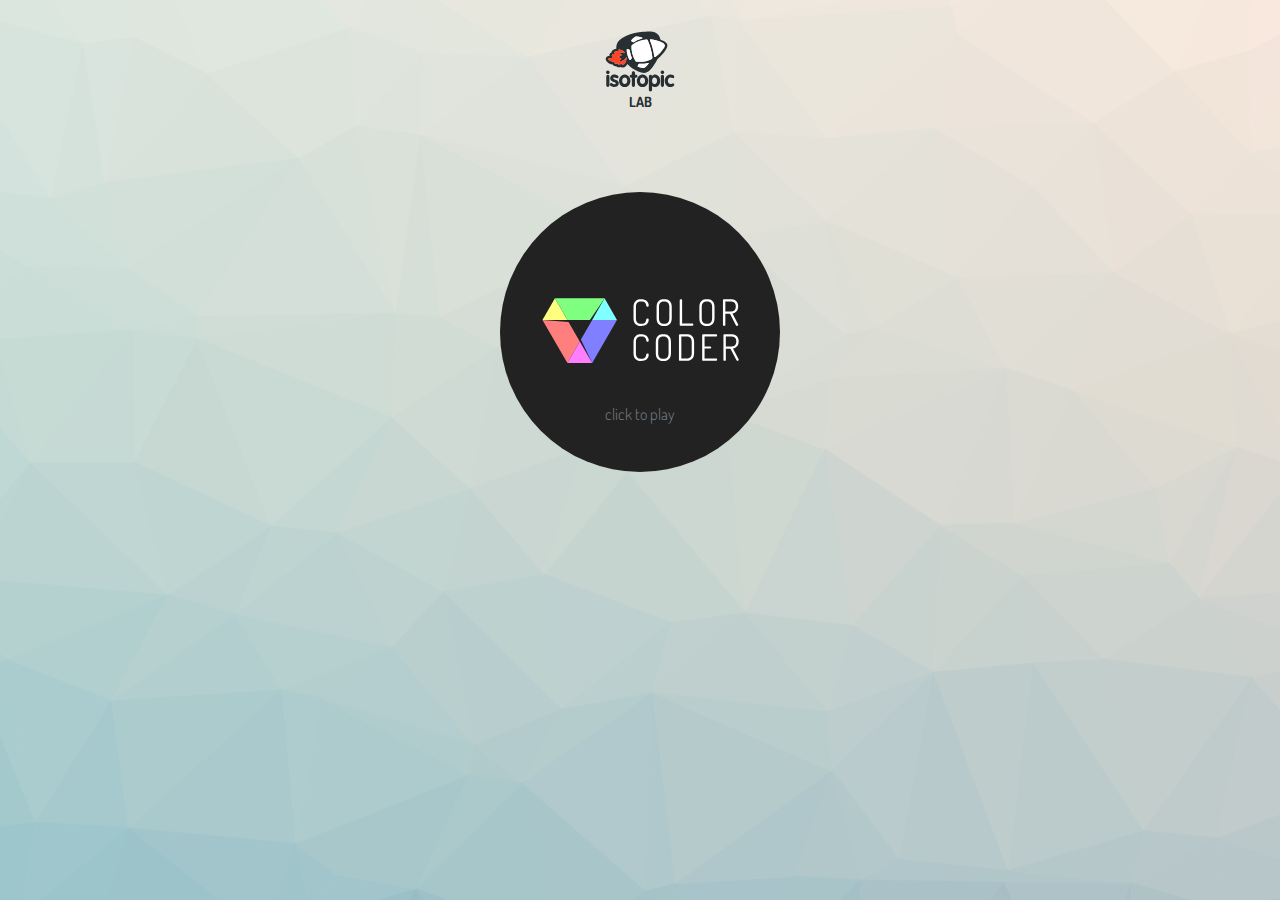
<file: index.html>
<!doctype html>
<html>
    <head>
        <meta charset="utf-8">
        <meta http-equiv="X-UA-Compatible" content="IE=edge,chrome=1">
        <title>Isotopic Lab</title>
        <meta name="description" content="">
        <meta name="viewport" content="width=device-width, initial-scale=1">
        <link rel="stylesheet" href="//maxcdn.bootstrapcdn.com/bootstrap/3.3.4/css/bootstrap.min.css">
        <link href="//fonts.googleapis.com/css?family=Dosis:300,400,500,700,600,800" rel="stylesheet" type="text/css">
        <link rel="stylesheet" href="style.css">
    </head>


    <body class="low-poly">


      <div class="container-fluid">



        <div class="row">
          <div class="text-center top30"> 
            <img src="img/logo.svg" class="home-logo img-responsive" alt="Isotopic"><br><b>LAB</b>
          </div>
        </div>
   

        <div class="row text-center">
          <div class="text-center top80"> 
              <a href="https://isotopic.github.io/color-coder/"  class="ball">
                <img src="img/colorcoder.svg" alt="Color Coder">
                <p>click to play</p>
              </a>

          </div>
        </div>



      </div>




    <script src="//ajax.googleapis.com/ajax/libs/jquery/1.11.2/jquery.min.js"></script>
    <script src="//maxcdn.bootstrapcdn.com/bootstrap/3.3.4/js/bootstrap.min.js"></script>
    </body>
</html>
</file>
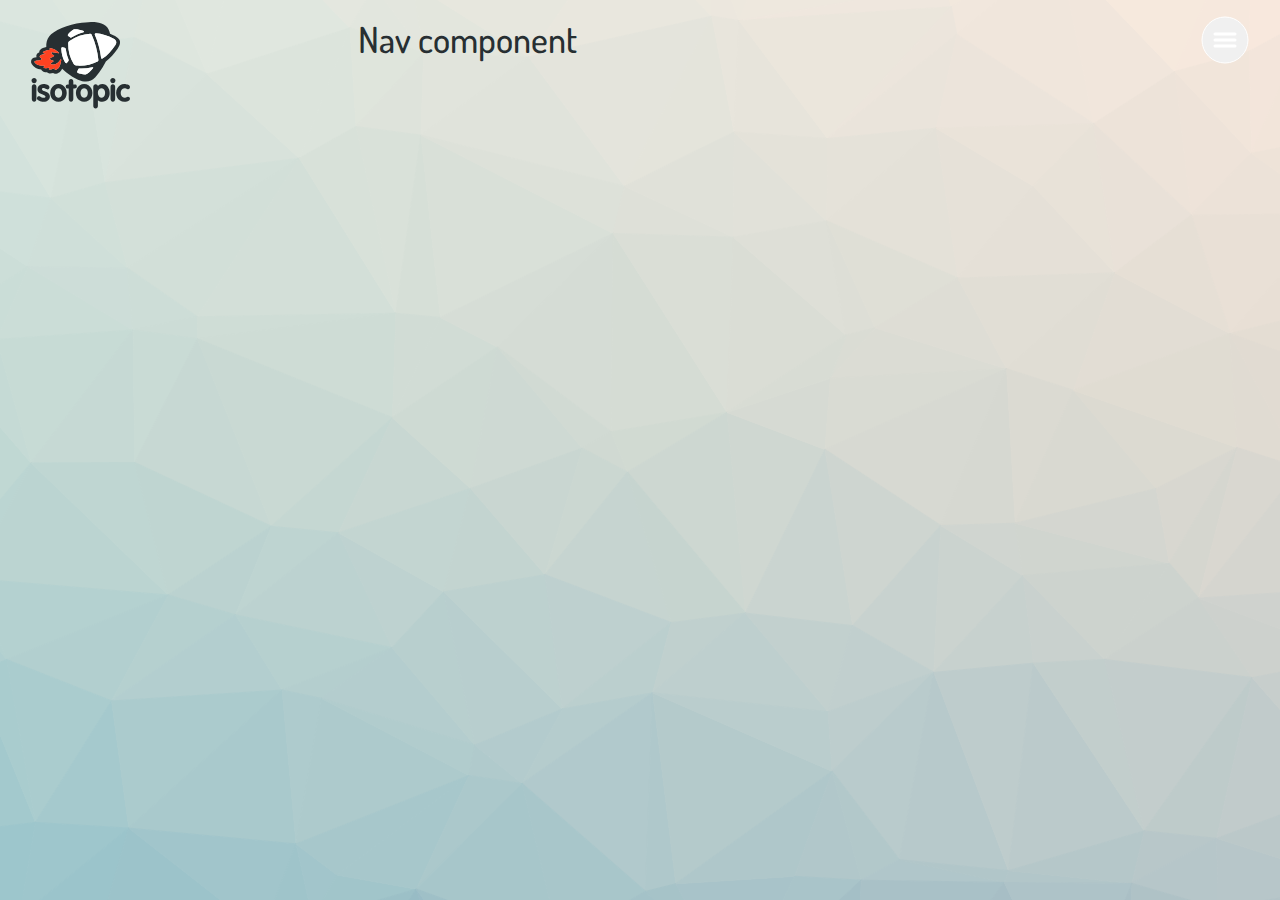
<file: nav/index.html>
<!DOCTYPE html>
<html lang="en">

<head>

        <meta charset="utf-8">
        <meta http-equiv="X-UA-Compatible" content="IE=edge,chrome=1">
        <title>Nav component | Isotopic playground</title>
        <meta name="description" content="">
        <meta name="viewport" content="width=device-width, initial-scale=1">
        <link rel="stylesheet" href="//maxcdn.bootstrapcdn.com/bootstrap/3.3.4/css/bootstrap.min.css">
        <link href="http://fonts.googleapis.com/css?family=Dosis:300,400,500,700,600,800" rel="stylesheet" type="text/css">
        <link rel="stylesheet" href="../style.css">
        <style>
        #nav-switch{
          position: absolute;
          top:15px;
          right:30px;
          z-index:1000;
          cursor: pointer;
        }
        </style>
</head>


<body class="low-poly">





<!-- nav menu -->
<svg id="nav-switch" width="50" height="50" 
xmlns="http://www.w3.org/2000/svg" 
xmlns:xlink="http://www.w3.org/1999/xlink">
  <circle cx="25" cy="25" r="23" stroke-width="1" stroke="#fff" fill="#f0f0f0"/>
  <line x1="15" x2="35"  y1="19" y2="19" stroke-width="3" stroke="#fff" stroke-linecap="round"/>
  <line x1="15" x2="35"  y1="25" y2="25" stroke-width="3" stroke="#fff" stroke-linecap="round"/>
  <line x1="15" x2="35"  y1="31" y2="31" stroke-width="3" stroke="#fff" stroke-linecap="round"/>
</svg>
<!-- nav menu -->







<div class="container-fluid">


  <!-- left pannel -->
	<div class="col-sm-3 left-pannel">
		<h1><a href="../"><img src="../logo.svg" alt="Isotopic logo" class='logo'></a></h1>
	</div>




  <!-- right pannel -->
  <div class="col-sm-9 white-bg right-pannel">



    <div class="col-xs-12">
      <H1>Nav component</H1>
    </div>



    <div class="col-sm-6"></div>
    <div class="col-sm-6"></div>



  </div>



</div><!-- container-fluid -->
<!--
    <script src="//ajax.googleapis.com/ajax/libs/jquery/1.11.2/jquery.min.js"></script>
    <script src="//maxcdn.bootstrapcdn.com/bootstrap/3.3.4/js/bootstrap.min.js"></script>-->

  </body>
</html>
</file>
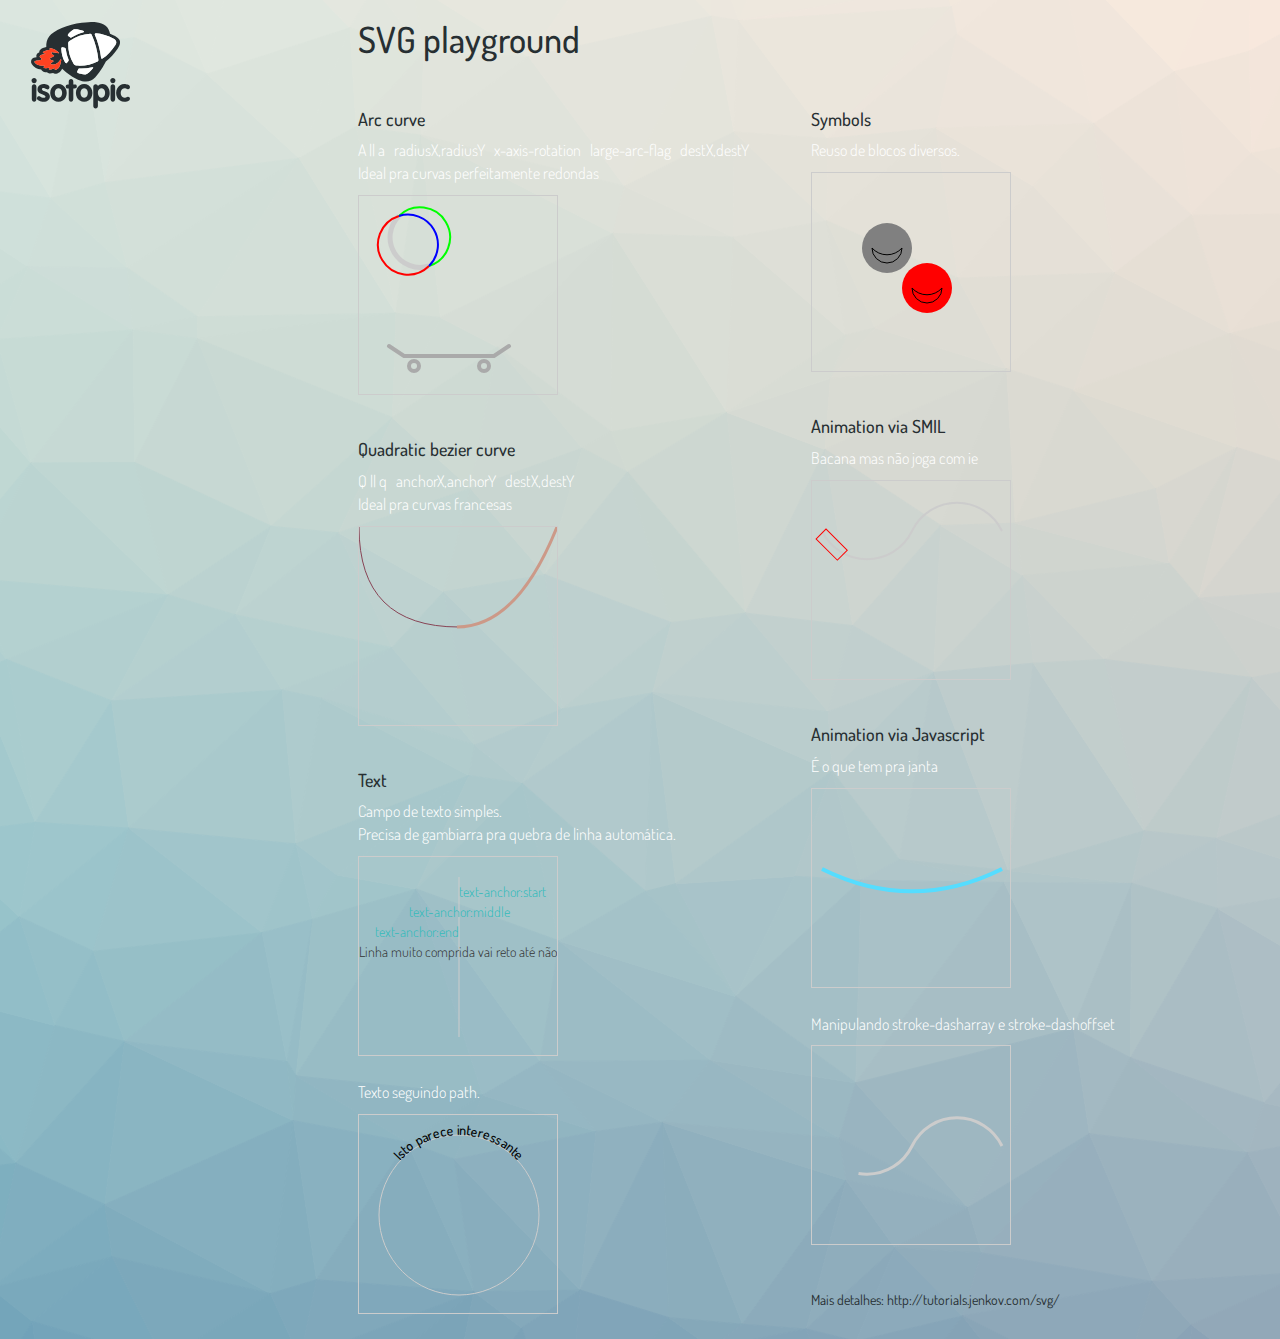
<file: svg/index.html>
<!DOCTYPE html>
<html lang="en">

<head>

        <meta charset="utf-8">
        <meta http-equiv="X-UA-Compatible" content="IE=edge,chrome=1">
        <title>SVG | Isotopic playground</title>
        <meta name="description" content="">
        <meta name="viewport" content="width=device-width, initial-scale=1">
        <link rel="stylesheet" href="//maxcdn.bootstrapcdn.com/bootstrap/3.3.4/css/bootstrap.min.css">
        <link href="http://fonts.googleapis.com/css?family=Dosis:300,400,500,700,600,800" rel="stylesheet" type="text/css">
        <link rel="stylesheet" href="../style.css">
</head>


<body class="low-poly">




<div class="container-fluid">


  <!-- left pannel -->
	<div class="col-sm-3 left-pannel">
		<h1><a href="../"><img src="../logo.svg" alt="Isotopic logo" class='logo'></a></h1>
	</div>




  <!-- right pannel -->
  <div class="col-sm-9 white-bg right-pannel">



    <div class="col-xs-12">
      <H1>SVG playground</H1>
    </div>



    <div class="col-sm-6">

    <!-- 
    ARC PARAMS

    Aa
    rX,rY
    x-axis-rotation - quase sempre zero
    large-arc-flag - mostra maior caminho possivel
    dX,dY
    -->
    <h4>Arc curve</h4>
    <p>A || a &nbsp; radiusX,radiusY &nbsp; x-axis-rotation &nbsp; large-arc-flag &nbsp; destX,destY <br/> Ideal pra curvas perfeitamente redondas</p>


    <svg xmlns="http://www.w3.org/2000/svg"    width="200" height="200" style="border:1px solid #ccc; font-weight:500"
        xmlns:xlink="http://www.w3.org/1999/xlink">  
    	<path d="M40,20  A30,30 0 0,0 70,70" style="stroke: #ccc; stroke-width:5; fill:none;"/>
    	<path d="M40,20  A30,30 0 1,0 70,70" style="stroke: #ff0000; stroke-width:2; fill:none;"/>
    	<path d="M40,20  A30,30 0 1,1 70,70" style="stroke: #00ff00; stroke-width:2; fill:none;"/>
    	<path d="M40,20  A30,30 0 0,1 70,70" style="stroke: #0000ff; stroke-width:2; fill:none;"/>


       <path stroke-linecap="round" style="stroke:#aaa; stroke-width:4; fill: none;" 
        d="
        M30,150 l15,10 l90,0 l15,-10      

      m-100,20 
        a5,5  0 0,1 5,-5 
        a5,5  0 0,1 5,5 
        a5,5  0 0,1 -5,5
        a5,5  0 0,1 -5,-5

      m70,0 
        a5,5  0 0,1 5,-5 
        a5,5  0 0,1 5,5 
        a5,5  0 0,1 -5,5
        a5,5  0 0,1 -5,-5"/> 


    </svg>





    <!-- 

    -->
    <h4>Quadratic bezier curve</h4>
    <p>Q || q &nbsp; anchorX,anchorY &nbsp; destX,destY <br> Ideal pra curvas francesas</p>

    <svg xmlns="http://www.w3.org/2000/svg"  width="200" height="200" style="border:1px solid #ccc"
        xmlns:xlink="http://www.w3.org/1999/xlink">  

    		<!-- Q upper: posição no svg global -->
    		<path d="M0,0 Q0,100 100,100" style="stroke: #884455; fill:none;"/> 

    		<!-- q lowercase: relativa ao ultimo ponto -->
    		<path d="M198,0 q-40,100 -100,100" style="stroke-width:3; stroke: #cc9988; fill:none;"/> 

    </svg>






    <h4>Text</h4>
    <p>Campo de texto simples.<br>Precisa de gambiarra pra quebra de linha automática.</p>

    <svg xmlns="http://www.w3.org/2000/svg"   width="200" height="200" style="border:1px solid #ccc; font-weight:300"
         xmlns:xlink="http://www.w3.org/1999/xlink">

        <path d="M100,20  l0,160"  style="stroke: #ccc; stroke-width:1"/>

        <text x="100" y="40" style="fill: #33bbbb; text-anchor: start">text-anchor:start</text>
        <text x="100" y="60" style="fill: #33bbbb; text-anchor: middle">text-anchor:middle</text>
        <text x="100" y="80" style="fill: #33bbbb; text-anchor: end">text-anchor:end</text>

        <text x="0" y="100" style="fill: #333333; width:150px">Linha muito comprida vai reto até não dar mais</text>

    </svg>


    <Br><br>

    <p>Texto seguindo path.</p>

    <svg xmlns="http://www.w3.org/2000/svg"   width="200" height="200" style="border:1px solid #ccc; font-weight:500"
         xmlns:xlink="http://www.w3.org/1999/xlink">

    	<defs>
         <path  id="goldenpath"  style="fill:none; stroke: #ccc; stroke-width:1" d="
         M100,180  a80,80 0 0,1 -80, -80
                   a80,80 0 0,1  80, -80
                   a80,80 0 0,1  80,  80
                   a80,80 0 0,1  -80, 80
         "/>
    	</defs>

    	<!-- Printando a def apenas pra mostrar a linha utilizada -->
    	<use xlink:href="#goldenpath" />

    	<text  style="fill: #000000; text-anchor:middle"><!-- parametros <text x='' y=''> bugam ie9. Usar apenas o do path -->
    	    <textPath xlink:href="#goldenpath" startOffset="50%" >Isto parece interessante</textPath>
    	</text>  


    </svg>

    <Br>
    <Br>
  </div>













  <div class="col-sm-6">


    <h4>Symbols</h4>
    <p>Reuso de blocos diversos.</p>

    <svg xmlns="http://www.w3.org/2000/svg"  width="200" height="200" style="border:1px solid #ccc; font-weight:500"
        xmlns:xlink="http://www.w3.org/1999/xlink">

        <symbol id="bolinha">
        	<g>
    	        <circle cx="25" cy="25" r="25"  style="border:1px solid black"/>
    	        <path d="M10,25 a20,20 0 0,0 30,0  a10,10 0 0,1 -30,0" style="stroke: #000; fill:none;"/> 
    	    </g>
        </symbol>

        <use xlink:href="#bolinha" x="50" y="50" style="fill:gray" />
        <use xlink:href="#bolinha" x="90" y="90" style="fill:red"/>


    </svg>







    <h4>Animation via SMIL</h4>
    <p>Bacana mas não joga com ie</p>

    <svg xmlns="http://www.w3.org/2000/svg"  width="200" height="200" style="border:1px solid #ccc; font-weight:500"
        xmlns:xlink="http://www.w3.org/1999/xlink">



    		<Path  d="M10,50 a50,50 0 0,0 90,0 a50,50 0 0,1 90,0" style="stroke:#ccc;fill:none;stroke-width:2"/>

        <rect x="-15" y="-7" width="30" height="14"
            style="stroke: #ff0000; fill: none;">
          <animateMotion
                  path="M10,50 a50,50 0 0,0 90,0 a50,50 0 0,1 90,0"
                  begin="0s" dur="10s" repeatCount="indefinite"
                  rotate="auto"
                  />
      </rect>


    </svg>



    <h4>Animation via Javascript</h4>
    <p>É o que tem pra janta</p>

    <svg xmlns="http://www.w3.org/2000/svg"  width="200" height="200" style="border:1px solid #ccc; font-weight:500"
        xmlns:xlink="http://www.w3.org/1999/xlink">

    		<Path  id="corda" d="M80,50 Q100,200 190,80" style="stroke:#55ddff;fill:none;stroke-width:4"/>

     
    </svg>


        <Br><br>




  <p>Manipulando stroke-dasharray e stroke-dashoffset</p>
    <svg xmlns="http://www.w3.org/2000/svg"  width="200" height="200" style="border:1px solid #ccc; font-weight:500"
        xmlns:xlink="http://www.w3.org/1999/xlink">
        <Path  id="desenho" d="M10,100 a50,50 0 0,0 90,0 a50,50 0 0,1 90,0" style="stroke:#ccc;fill:none;stroke-width:3"/>
    </svg>





    <script type="text/javascript">

    var counter = 0;

    var corda = document.getElementById("corda");
    var anchorX = 0;
    var anchorY = 0;

    var desenho = document.getElementById("desenho");
    var desenho_size = desenho.getTotalLength();

    desenho.setAttribute('stroke-dasharray', desenho_size + ' ' + desenho_size);
    desenho.setAttribute('stroke-dashoffset', 0);


    console.log(desenho_size);

    var repeat = function(){

      counter+=0.06;

      //Corda
      anchorX = 100;
      anchorY = 150 + (120*Math.cos(counter));
      corda.setAttribute('d','M10,80 Q'+anchorX+','+anchorY+' 190,80');

      //Desenho
      desenho.setAttribute('stroke-dashoffset', Math.cos(counter)*desenho_size);


      if(counter>=2*Math.PI){
        counter = 0;
      }
    }


    setInterval(repeat, 10);



    </script>

    <Br><Br><Br>

    Mais detalhes: <a href="http://tutorials.jenkov.com/svg/">http://tutorials.jenkov.com/svg/</a>

    <Br>
    <Br>
  </div>




</div>



</div><!-- container-fluid -->


  </body>
</html>
</file>
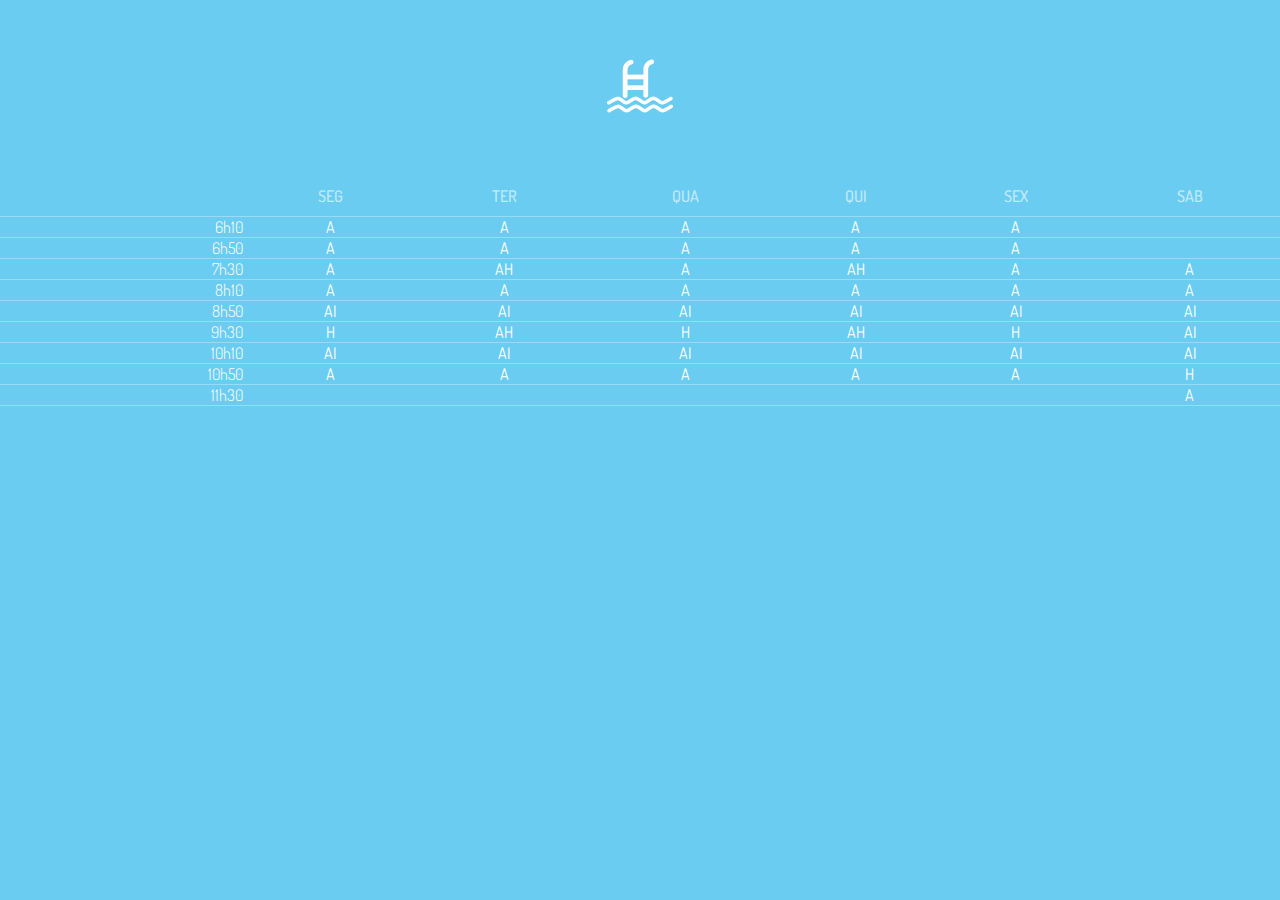
<file: x/swimming.html>
<!DOCTYPE html PUBLIC "-//W3C//DTD XHTML 1.0 Transitional//EN" "http://www.w3.org/TR/xhtml1/DTD/xhtml1-transitional.dtd">
<html xmlns="http://www.w3.org/1999/xhtml">
<head>
<meta charset="utf-8">
  <title>Swimming</title>
  <link href="http://fonts.googleapis.com/css?family=Dosis:300,400,500" rel="stylesheet" type="text/css">
  <meta name="description" content="Guess the hex">
  <meta name="viewport" content="width=device-width, initial-scale=1, maximum-scale=1, user-scalable=no">
  <meta name="apple-mobile-web-app-capable" content="yes">
  <meta name="apple-mobile-web-app-status-bar-style" content="black-translucent">
  <link rel="apple-touch-icon" sizes="192x192" href="icon192.png">
  <link rel="icon" sizes="192x192" href="icon192.png">
<style>
body{
  background-color:#6accf1;
  color:#fff;
	font-family:Arial, Helvetica, sans-serif;
  font-family: "Dosis";
  text-align: center;
  margin:0;
  padding:0;
}
img{
  width:96px;
  margin:40px 20px;
  height:auto;
  display:inline-block;
}
td{
	border-bottom:1px solid rgba(255,255,255,0.3);	
}

table{
  width:100%;
}
strong{
  font-weight: 500;
  opacity: 0.6;
}
tr td{

}
tr td:first-child{
  font-weight: 300;
}
</style>
</head>

<body>



<img src="icon192.png">


<table border="0" align="center" cellpadding="0" cellspacing="0">
  <tr>
    <td height="40" align="left" valign="middle">&nbsp;</td>
    <td align="center" valign="middle"><strong>SEG</strong></td>
    <td align="center" valign="middle"><strong>TER</strong></td>
    <td align="center" valign="middle"><strong>QUA</strong></td>
    <td align="center" valign="middle"><strong>QUI</strong></td>
    <td align="center" valign="middle"><strong>SEX</strong></td>
    <td align="center" valign="middle"><strong>SAB</strong></td>
  </tr>
  <tr>
    <td align="right" valign="middle">6h10</td>
    <td align="center" valign="middle">A</td>
    <td align="center" valign="middle">A</td>
    <td align="center" valign="middle">A</td>
    <td align="center" valign="middle">A</td>
    <td align="center" valign="middle">A</td>
    <td align="center" valign="middle">&nbsp;</td>
  </tr>
  <tr>
    <td align="right" valign="middle">6h50</td>
    <td align="center" valign="middle">A</td>
    <td align="center" valign="middle">A</td>
    <td align="center" valign="middle">A</td>
    <td align="center" valign="middle">A</td>
    <td align="center" valign="middle">A</td>
    <td align="center" valign="middle">&nbsp;</td>
  </tr>
  <tr>
    <td align="right" valign="middle">7h30</td>
    <td align="center" valign="middle">A</td>
    <td align="center" valign="middle">AH</td>
    <td align="center" valign="middle">A</td>
    <td align="center" valign="middle">AH</td>
    <td align="center" valign="middle">A</td>
    <td align="center" valign="middle">A</td>
  </tr>
  <tr>
    <td align="right" valign="middle">8h10</td>
    <td align="center" valign="middle">A</td>
    <td align="center" valign="middle">A</td>
    <td align="center" valign="middle">A</td>
    <td align="center" valign="middle">A</td>
    <td align="center" valign="middle">A</td>
    <td align="center" valign="middle">A</td>
  </tr>
  <tr>
    <td align="right" valign="middle">8h50</td>
    <td align="center" valign="middle">AI</td>
    <td align="center" valign="middle">AI</td>
    <td align="center" valign="middle">AI</td>
    <td align="center" valign="middle">AI</td>
    <td align="center" valign="middle">AI</td>
    <td align="center" valign="middle">AI</td>
  </tr>
  <tr>
    <td align="right" valign="middle">9h30</td>
    <td align="center" valign="middle">H</td>
    <td align="center" valign="middle">AH</td>
    <td align="center" valign="middle">H</td>
    <td align="center" valign="middle">AH</td>
    <td align="center" valign="middle">H</td>
    <td align="center" valign="middle">AI</td>
  </tr>
  <tr>
    <td align="right" valign="middle">10h10</td>
    <td align="center" valign="middle">AI</td>
    <td align="center" valign="middle">AI</td>
    <td align="center" valign="middle">AI</td>
    <td align="center" valign="middle">AI</td>
    <td align="center" valign="middle">AI</td>
    <td align="center" valign="middle">AI</td>
  </tr>
  <tr>
    <td align="right" valign="middle">10h50</td>
    <td align="center" valign="middle">A</td>
    <td align="center" valign="middle">A</td>
    <td align="center" valign="middle">A</td>
    <td align="center" valign="middle">A</td>
    <td align="center" valign="middle">A</td>
    <td align="center" valign="middle">H</td>
  </tr>
  <tr>
    <td align="right" valign="middle">11h30</td>
    <td align="center" valign="middle">&nbsp;</td>
    <td align="center" valign="middle">&nbsp;</td>
    <td align="center" valign="middle">&nbsp;</td>
    <td align="center" valign="middle">&nbsp;</td>
    <td align="center" valign="middle">&nbsp;</td>
    <td align="center" valign="middle">A</td>
  </tr>
</table>
</body>
</html>
</file>
<file: style.css>
body{
  color:#272F32;
  font-family: "Dosis";
  background-color: #f0f0f0;
  background-image: url(img/bg.png);
  background-position: center top;
  background-repeat: no-repeat;
  background-size: auto;
}

h4{
  margin-top:40px;
}

p{
  font-size: 16px;
  color:#fff;
  font-weight: 300;
}

.home-logo{
  width: 70px;
  height:auto;
  display: inline;
}
a{
  color:#272F32;
}
a:hover{
  text-decoration: none;
    color:#272F32;
}
a.ball{
  background-color:#222;
  text-decoration: none;
  display:inline-block;
  -webkit-border-radius: 50%;
  -moz-border-radius: 50%;
  border-radius: 50%;
  padding-top:97px;
  margin:0;
  border:none;
  width: 280px;
  height:280px;
}

a.ball > p{
  color:#777F82;
  margin-top:30px !important;
}
a.ball:hover > p{
  color:#979FA2;
}



.github{
  display: inline-block;
  margin-top:15px;
  opacity:0.75;
}
.github:hover{
  opacity:1;
}








.top10{margin-top:10px;}
.top20{margin-top:20px;}
.top30{margin-top:30px;}
.top40{margin-top:40px;}
.top50{margin-top:50px;}
.top60{margin-top:60px;}
.top70{margin-top:70px;}
.top80{margin-top:80px;}
.top90{margin-top:90px;}
.top100{margin-top:100px;}
.top150{margin-top:150px;}


.bottom10{margin-bottom:10px;}
.bottom20{margin-bottom:20px;}
.bottom30{margin-bottom:30px;}
.bottom40{margin-bottom:40px;}
.bottom50{margin-bottom:50px;}
.bottom60{margin-bottom:60px;}
.bottom70{margin-bottom:70px;}
.bottom80{margin-bottom:80px;}
.bottom90{margin-bottom:90px;}
.bottom100{margin-bottom:100px;}
</file>
